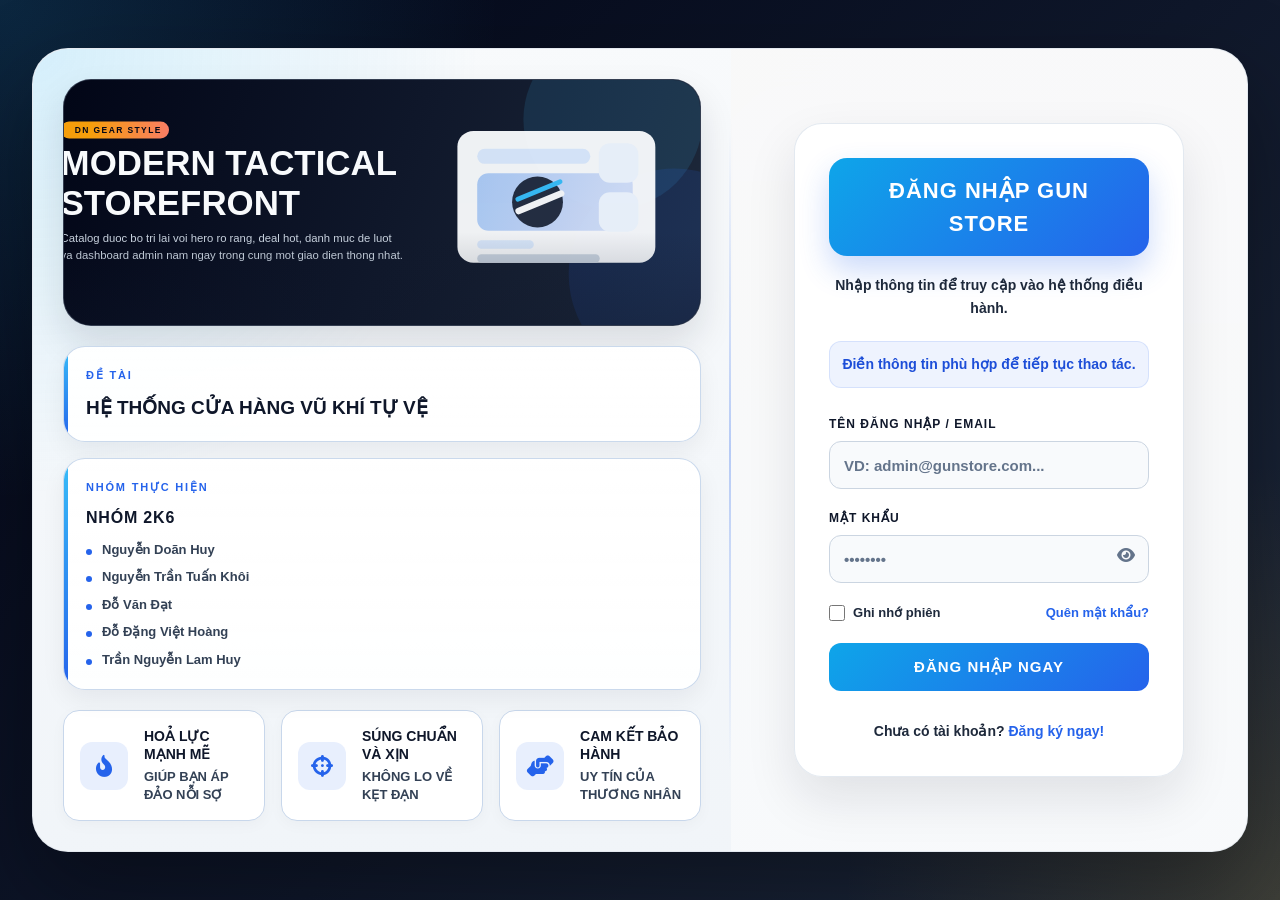
<file: login.html>
<!DOCTYPE html>
<html lang="vi">
<head>
    <meta charset="UTF-8">
    <meta name="viewport" content="width=device-width, initial-scale=1.0">
    <title>GUNSTORE - Cổng Truy Cập</title>
    <link href="https://fonts.googleapis.com/css2?family=Inter:wght@400;600;700;800;900&display=swap" rel="stylesheet">
    <link rel="stylesheet" href="https://cdnjs.cloudflare.com/ajax/libs/font-awesome/6.4.0/css/all.min.css">
    <link rel="stylesheet" href="base.css">
    <link rel="stylesheet" href="login.css">
</head>
<body>
    <main class="login-layout-wrapper">
        <div class="login-grid fade-in-tactical">
            
            <aside class="login-promo-left">
                <div class="login-banner-shell">
                    <img src="banner-home.svg" class="video-hero" alt="Banner GUNSTORE">
                </div>

                <div class="project-info-stack">
                    <div class="project-info-box project-topic-card">
                        <span class="project-info-label">Đề tài</span>
                        <p class="project-title-text">HỆ THỐNG CỬA HÀNG VŨ KHÍ TỰ VỆ</p>
                    </div>

                    <div class="project-info-box project-team-card">
                        <span class="project-info-label">Nhóm thực hiện</span>
                        <p class="team-group-name">NHÓM 2K6</p>
                        <ul class="member-list-items">
                            <li>Nguyễn Doãn Huy</li>
                            <li>Nguyễn Trần Tuấn Khôi</li>
                            <li>Đỗ Văn Đạt</li>
                            <li>Đỗ Đặng Việt Hoàng</li>
                            <li>Trần Nguyễn Lam Huy</li>
                        </ul>
                    </div>
                </div>

                <div class="login-promo-cards">
                    <article class="login-promo-card">
                        <i class="fa-solid fa-fire-flame-curved"></i>
                        <div class="login-promo-card-text">
                            <strong>Hoả Lực Mạnh Mẽ</strong>
                            <span>Giúp Bạn Áp Đảo Nỗi Sợ</span>
                        </div>
                    </article>
                    <article class="login-promo-card">
                        <i class="fa-solid fa-crosshairs"></i>
                        <div class="login-promo-card-text">
                            <strong>Súng Chuẩn Và Xịn</strong>
                            <span>Không Lo Về Kẹt Đạn</span>
                        </div>
                    </article>
                    <article class="login-promo-card">
                        <i class="fa-solid fa-handshake-angle"></i>
                        <div class="login-promo-card-text">
                            <strong>Cam Kết Bảo Hành</strong>
                            <span>Uy Tín Của Thương Nhân</span>
                        </div>
                    </article>
                </div>
            </aside>

            <section class="login-form-side">
                <div class="login-form-box">
                    
                    <div class="styled-title-block">
                        <h1 class="title">ĐĂNG NHẬP GUN STORE</h1>
                    </div>
                    <p class="login-desc-text">Nhập thông tin để truy cập vào hệ thống điều hành.</p>
                    
                    <div class="auth-feedback info" id="authFeedback">Điền thông tin phù hợp để tiếp tục thao tác.</div>

                    <div id="login-form" class="auth-form-container">
                        <form class="login-form" onsubmit="return login(event)">
                            <div class="form-group">
                                <label class="form-label" for="email">Tên đăng nhập / Email</label>
                                <input type="text" class="form-input" id="email" placeholder="VD: admin@gunstore.com..." required autocomplete="username">
                            </div>
                            
                            <div class="form-group">
                                <label class="form-label" for="password">Mật khẩu</label>
                                <input type="password" class="form-input" id="password" placeholder="••••••••" required autocomplete="current-password">
                                <button type="button" class="password-toggle-btn" onclick="togglePasswordVisibility('password', 'passwordToggleIcon1')"><i class="fa-solid fa-eye" id="passwordToggleIcon1"></i></button>
                            </div>

                            <div class="form-meta">
                                <label class="remember-checkbox">
                                    <input type="checkbox"> Ghi nhớ phiên
                                </label>
                                <a onclick="toggleForm('forgot-form')" class="forgot-pass">Quên mật khẩu?</a>
                            </div>

                            <button type="submit" class="login-btn">ĐĂNG NHẬP NGAY</button>

                            <div class="login-footer">
                                <span>Chưa có tài khoản? <a onclick="toggleForm('register-form')">Đăng ký ngay!</a></span>
                            </div>
                        </form>
                    </div>

                    <div id="register-form" class="auth-form-container hide-menu">
                        <form class="login-form" onsubmit="return register(event)">
                            <div class="form-group">
                                <label class="form-label" for="reg-name">Tên hiển thị (Nickname)</label>
                                <input type="text" class="form-input" id="reg-name" placeholder="Ví dụ: khach123" required>
                            </div>
                            <div class="form-group">
                                <label class="form-label" for="reg-email">Email liên hệ</label>
                                <input type="email" class="form-input" id="reg-email" placeholder="Email của bạn..." required>
                            </div>
                            <div class="form-group">
                                <label class="form-label" for="reg-password">Mật khẩu</label>
                                <input type="password" class="form-input" id="reg-password" placeholder="••••••••" required>
                                <button type="button" class="password-toggle-btn" onclick="togglePasswordVisibility('reg-password', 'passwordToggleIcon2')"><i class="fa-solid fa-eye" id="passwordToggleIcon2"></i></button>
                            </div>

                            <button type="submit" class="login-btn" style="background: linear-gradient(135deg, rgb(34, 197, 94), rgb(22, 163, 74));">TẠO TÀI KHOẢN</button>
                            
                            <div class="login-footer">
                                <a onclick="toggleForm('login-form')"><i class="fa-solid fa-arrow-left"></i> Trở lại trạm đăng nhập</a>
                            </div>
                        </form>
                    </div>

                    <div id="forgot-form" class="auth-form-container hide-menu">
                        <form class="login-form" onsubmit="return handleForgotPass(event)">
                            <div class="form-group">
                                <label class="form-label" for="forgot-email">Email đã đăng ký</label>
                                <input type="email" class="form-input" id="forgot-email" placeholder="Nhập email của bạn..." required>
                            </div>

                            <div id="forgotResultBox" class="hide-menu" style="background: rgba(34, 197, 94, 0.1); border: 1px solid rgb(34, 197, 94); padding: 15px; border-radius: 8px; text-align: center; margin-bottom: 15px;">
                                <p style="color: rgb(22, 163, 74); font-weight: 800; margin-bottom: 5px;">Hệ thống đã định vị tài khoản!</p>
                                <p style="color: rgb(15, 23, 42); font-size: 14px; font-weight: 800;">Mật khẩu của bạn là: <strong id="recoveredPassword" style="color: rgb(37, 99, 235); font-size: 18px;"></strong></p>
                            </div>

                            <button type="submit" class="login-btn" style="background: linear-gradient(135deg, rgb(245, 158, 11), rgb(217, 119, 6));">TÌM LẠI MẬT KHẨU</button>
                            
                            <div class="login-footer">
                                <a onclick="toggleForm('login-form')"><i class="fa-solid fa-arrow-left"></i> Trở lại trạm đăng nhập</a>
                            </div>
                        </form>
                    </div>

                </div>
            </section>
            
        </div>
    </main>

    <script src="database.js"></script>
    <script src="auth.js"></script>
    <script>
        function togglePasswordVisibility(inputId, iconId) {
            const input = document.getElementById(inputId);
            const icon = document.getElementById(iconId);
            if (input.type === 'password') {
                input.type = 'text';
                icon.classList.remove('fa-eye');
                icon.classList.add('fa-eye-slash');
            } else {
                input.type = 'password';
                icon.classList.remove('fa-eye-slash');
                icon.classList.add('fa-eye');
            }
        }
    </script>
</body>
</html>
</file>
<file: base.css>
* {
    margin: 0; padding: 0; box-sizing: border-box;
    font-family: 'Segoe UI', Tahoma, Geneva, Verdana, sans-serif;
    list-style: none; text-decoration: none;
}
:root {
    --primary: rgb(0, 110, 255);
    --bg-main: rgb(15, 23, 42); 
    --bg-card: rgb(255, 255, 255);
    --bg-panel: rgb(240, 244, 248);
    --text-dark: rgb(30, 41, 59);
    --text-light: rgb(240, 244, 248);
    --text-muted: rgb(100, 116, 139);
    --border: rgb(226, 232, 240);
    --glow: rgba(0, 110, 255, 0.5);
    --danger: rgb(239, 68, 68);
    --success: rgb(34, 197, 94);
}
html { scroll-behavior: smooth; }
body {
    background:
        radial-gradient(circle at top right, rgba(56, 189, 248, 0.12), transparent 28%),
        linear-gradient(180deg, rgb(15, 23, 42), rgb(2, 6, 23));
    color: var(--text-light);
    display: flex;
    min-height: 100vh;
    overflow-x: hidden;
    line-height: 1.5;
}
.hide-menu { display: none !important; }
input[type=number]::-webkit-inner-spin-button, 
input[type=number]::-webkit-outer-spin-button { -webkit-appearance: none; margin: 0; }
</file>
<file: login.css>
body {
    margin: 0;
    min-height: 100vh;
    display: block;
    overflow-y: auto;
    overflow-x: hidden;
    background:
        radial-gradient(circle at top left, rgba(56, 189, 248, 0.18), transparent 32%),
        radial-gradient(circle at bottom right, rgba(251, 191, 36, 0.14), transparent 28%),
        linear-gradient(135deg, rgb(2, 6, 23), rgb(15, 23, 42) 55%, rgb(30, 41, 59));
}

.login-layout-wrapper { width: 100%; min-height: 100dvh; display: flex; justify-content: center; align-items: center; padding: 32px; font-family: 'Inter', sans-serif;}

.login-grid { display: grid; grid-template-columns: minmax(520px, 1.15fr) minmax(380px, 0.85fr); width: min(1240px, 100%); min-height: 720px; background: rgba(255, 255, 255, 0.92); border-radius: 36px; overflow: hidden; border: 1px solid rgba(226, 232, 240, 0.75); box-shadow: 0 35px 90px rgba(0, 0, 0, 0.35); backdrop-filter: blur(18px); }

/* BỐ CỤC LẠI PANEL TRÁI SỬ DỤNG FLEX ĐỂ CÂN ĐỐI 3 THÀNH PHẦN */
.login-promo-left { 
    padding: 30px; 
    display: flex;
    flex-direction: column;
    gap: 20px; 
    min-height: 0;
    background: radial-gradient(circle at top left, rgba(56, 189, 248, 0.18), transparent 42%), linear-gradient(180deg, rgba(248, 250, 252, 0.98), rgba(241, 245, 249, 0.98)); 
    position: relative;
}

.login-promo-left::after {
    content: '';
    position: absolute;
    top: 10%;
    right: 0;
    width: 2px;
    height: 80%;
    background: linear-gradient(to bottom, transparent, rgb(37, 99, 235), transparent);
    opacity: 0.3;
}

.login-banner-shell {
    position: relative;
    overflow: hidden;
    border-radius: 28px;
    border: 1px solid rgba(148, 163, 184, 0.28);
    box-shadow: 0 18px 36px rgba(15, 23, 42, 0.12);
    background: rgb(15, 23, 42);
}

.login-banner-shell::after {
    content: '';
    position: absolute;
    inset: auto 0 0 0;
    height: 38%;
    background: linear-gradient(to top, rgba(15, 23, 42, 0.3), transparent);
    pointer-events: none;
}

.project-info-stack {
    display: flex;
    flex-direction: column;
    gap: 16px;
}

/* --- CSS CHO KHUNG THÔNG TIN DỰ ÁN (ĐÓNG KHUNG TRẮNG, VIỀN MÀU LAM CỦA CÁC THẺ DƯỚI) --- */
.project-info-box {
    background: linear-gradient(180deg, rgba(255, 255, 255, 0.96), rgba(255, 255, 255, 0.92));
    padding: 20px 22px; 
    border-radius: 22px;
    border: 1px solid rgba(200, 215, 235, 0.95);
    display: flex;
    flex-direction: column;
    gap: 10px;
    box-shadow: 0 10px 24px rgba(15, 23, 42, 0.06);
    position: relative;
    overflow: hidden;
}

.project-info-box::before {
    content: '';
    position: absolute;
    inset: 0 auto 0 0;
    width: 4px;
    background: linear-gradient(180deg, rgb(56, 189, 248), rgb(37, 99, 235));
}

.project-info-label {
    font-size: 11px;
    font-weight: 900;
    color: rgb(37, 99, 235);
    text-transform: uppercase;
    letter-spacing: 1.8px;
    margin: 0;
}

/* Tên đề tài, Nhóm, Thành viên (Sử dụng màu đen/xám đậm để rõ trên nền trắng) */
.project-title-text {
    font-size: 19px;
    font-weight: 900;
    color: rgb(15, 23, 42);
    text-transform: uppercase;
    margin: 0;
    line-height: 1.45;
}

.team-group-name {
    font-size: 16px;
    font-weight: 900;
    color: rgb(15, 23, 42);
    text-transform: uppercase;
    margin: 0;
    letter-spacing: 0.8px;
}

.member-list-items {
    list-style: none;
    margin: 0;
    padding: 0;
    display: flex;
    flex-direction: column;
    gap: 8px;
}
.member-list-items li {
    font-size: 13px;
    font-weight: 700;
    color: rgb(51, 65, 85);
    line-height: 1.5;
    padding-left: 16px;
    position: relative;
}
.member-list-items li::before {
    content: '';
    position: absolute;
    left: 0;
    top: 9px;
    width: 6px;
    height: 6px;
    border-radius: 999px;
    background: rgb(37, 99, 235);
}
/* --- KẾT THÚC CSS CHO KHUNG THÔNG TIN DỰ ÁN --- */

/* CSS CHO BỨC ẢNH BANNER LỚN (GIỮ NGUYÊN) */
.video-hero { display: block; width: 100%; height: 245px; object-fit: cover; border-radius: 0; border: none; box-shadow: none; }

/* BỐ CỤC KHẨU HIỆU DƯỚI CÙNG (GIỮ NGUYÊN) */
.login-promo-cards { display: grid; grid-template-columns: repeat(3, 1fr); gap: 16px; align-items: stretch; margin-top: auto; }
.login-promo-card { 
    padding: 16px; 
    border-radius: 16px; 
    background: rgb(255, 255, 255); 
    border: 1px solid rgb(200, 215, 235); 
    transition: all 0.25s; 
    display: flex; 
    flex-direction: row; 
    align-items: center;
    gap: 16px; 
    box-shadow: 0 4px 15px rgba(0, 0, 0, 0.03);
}
.login-promo-card:hover { transform: translateY(-4px); border-color: rgb(37, 99, 235); box-shadow: 0 12px 30px rgba(37, 99, 235, 0.15); }
.login-promo-card i { 
    width: 48px; 
    height: 48px; 
    flex-shrink: 0;
    display: flex; 
    justify-content: center; 
    align-items: center; 
    border-radius: 12px; 
    background: rgba(37, 99, 235, 0.1); 
    color: rgb(37, 99, 235); 
    font-size: 22px; 
}

/* FONT CHỮ KHẨU HIỆU (UPPERCASE & BOLD) */
.login-promo-card-text { display: flex; flex-direction: column; gap: 4px; text-align: left; }
.login-promo-card-text strong { 
    font-size: 14px; 
    font-weight: 900; 
    color: rgb(15, 23, 42); 
    line-height: 1.3; 
    text-transform: uppercase;
}
.login-promo-card-text span { 
    font-size: 13px; 
    font-weight: 800; 
    color: rgb(51, 65, 85); 
    line-height: 1.4; 
    text-transform: uppercase;
}

/* FORM ĐĂNG NHẬP (GIỮ NGUYÊN) */
.login-form-side { padding: 32px; display: grid; place-items: center; min-height: 0; background: linear-gradient(180deg, rgba(255, 255, 255, 0.68), rgba(248, 250, 252, 0.96)); }
.login-form-box { width: min(100%, 390px); display: flex; flex-direction: column; gap: 22px; padding: 34px; background: rgba(255, 255, 255, 0.98); border: 1px solid rgba(226, 232, 240, 0.95); border-radius: 28px; box-shadow: 0 22px 50px rgba(15, 23, 42, 0.1); }

.styled-title-block {
    background: linear-gradient(135deg, rgb(14, 165, 233), rgb(37, 99, 235));
    padding: 16px 20px;
    border-radius: 18px;
    text-align: center;
    width: 100%;
    margin: 0 auto;
    box-shadow: 0 14px 30px rgba(37, 99, 235, 0.24);
}
.styled-title-block .title { color: #ffffff; font-size: 22px; font-weight: 900; letter-spacing: 1px; margin: 0; text-transform: uppercase; }

.login-desc-text { color: rgb(30, 41, 59); font-size: 14px; line-height: 1.6; font-weight: 700; text-align: center; margin: -4px 0 0; }

.login-form { display: flex; flex-direction: column; gap: 20px; }
.form-group { display: flex; flex-direction: column; gap: 8px; position: relative; }
.form-label { font-size: 12px; font-weight: 900; color: rgb(15, 23, 42); text-transform: uppercase; letter-spacing: 1px; }

.form-input { 
    width: 100%; min-height: 48px; padding: 14px; border-radius: 12px; 
    border: 1px solid rgb(203, 213, 225); background: rgb(248, 250, 252); 
    color: rgb(15, 23, 42); font-size: 15px; font-weight: 800; 
    transition: all 0.2s; 
}
.form-input:focus { border-color: rgb(37, 99, 235); box-shadow: 0 0 0 3px rgba(37, 99, 235, 0.15); outline: none;}
.form-input::placeholder { color: rgb(100, 116, 139); opacity: 1; font-weight: 700; }

.form-meta { display: flex; justify-content: space-between; align-items: center; font-size: 13px; }
.remember-checkbox { display: flex; align-items: center; gap: 8px; color: rgb(30, 41, 59); font-weight: 800; cursor: pointer; }
.remember-checkbox input { accent-color: rgb(37, 99, 235); width: 16px; height: 16px; }
.forgot-pass { color: rgb(37, 99, 235); font-weight: 900; text-decoration: none; cursor: pointer; }
.forgot-pass:hover { text-decoration: underline; }

.login-btn { 
    width: 100%; min-height: 48px; padding: 0 24px; border-radius: 12px; border: none; 
    background: linear-gradient(135deg, rgb(14, 165, 233), rgb(37, 99, 235)); 
    color: rgb(255, 255, 255); font-size: 15px; font-weight: 900; cursor: pointer; 
    letter-spacing: 1px; text-transform: uppercase; transition: all 0.2s; 
}
.login-btn:hover { transform: translateY(-2px); box-shadow: 0 10px 20px rgba(37, 99, 235, 0.25); }

.login-footer { text-align: center; color: rgb(30, 41, 59); font-size: 14px; font-weight: 800; display: flex; flex-direction: column; gap: 14px; margin-top: 10px; }
.login-footer a { color: rgb(37, 99, 235); font-weight: 900; text-decoration: none; cursor: pointer;}
.login-footer a:hover { text-decoration: underline; }

.password-toggle-btn { 
    position: absolute; right: 14px; top: 38px; background: transparent; border: none; 
    color: rgb(100, 116, 139); cursor: pointer; font-size: 16px; padding: 0; 
}
.password-toggle-btn:hover { color: rgb(37, 99, 235); }

.auth-feedback {
    text-align: center; font-size: 14px; font-weight: 800; padding: 12px; border-radius: 12px; margin-bottom: 5px; border: 1px solid transparent;
}
.auth-feedback.error { background: rgba(239, 68, 68, 0.1); color: rgb(220, 38, 38); border-color: rgba(239, 68, 68, 0.18); }
.auth-feedback.success { background: rgba(34, 197, 94, 0.1); color: rgb(22, 163, 74); border-color: rgba(34, 197, 94, 0.16); }
.auth-feedback.info { background: rgba(37, 99, 235, 0.08); color: rgb(29, 78, 216); border-color: rgba(37, 99, 235, 0.12); }

.hide-menu { display: none !important; }

@media (max-width: 1100px) {
    .login-layout-wrapper { padding: 20px; }
    .login-grid { grid-template-columns: 1fr; height: auto; }
    .login-promo-left { padding: 24px 24px 0; }
    .login-promo-left::after { display: none; }
    .login-form-side { padding: 24px; }
    .login-form-box { width: min(100%, 520px); }
    .login-promo-cards { margin-top: 0; }
}

@media (max-width: 640px) {
    .login-layout-wrapper { padding: 14px; }
    .login-grid { border-radius: 24px; }
    .login-promo-left { padding: 18px 18px 0; gap: 16px; }
    .login-banner-shell { border-radius: 20px; }
    .video-hero { height: 180px; }
    .project-info-box { padding: 18px; border-radius: 18px; }
    .project-title-text { font-size: 16px; }
    .login-promo-cards { grid-template-columns: 1fr; }
    .login-form-side { padding: 18px; }
    .login-form-box { width: 100%; padding: 24px 20px; border-radius: 22px; }
    .form-meta { flex-direction: column; align-items: flex-start; gap: 12px; }
}

@media (max-height: 820px) {
    .login-layout-wrapper { align-items: flex-start; }
}
</file>
